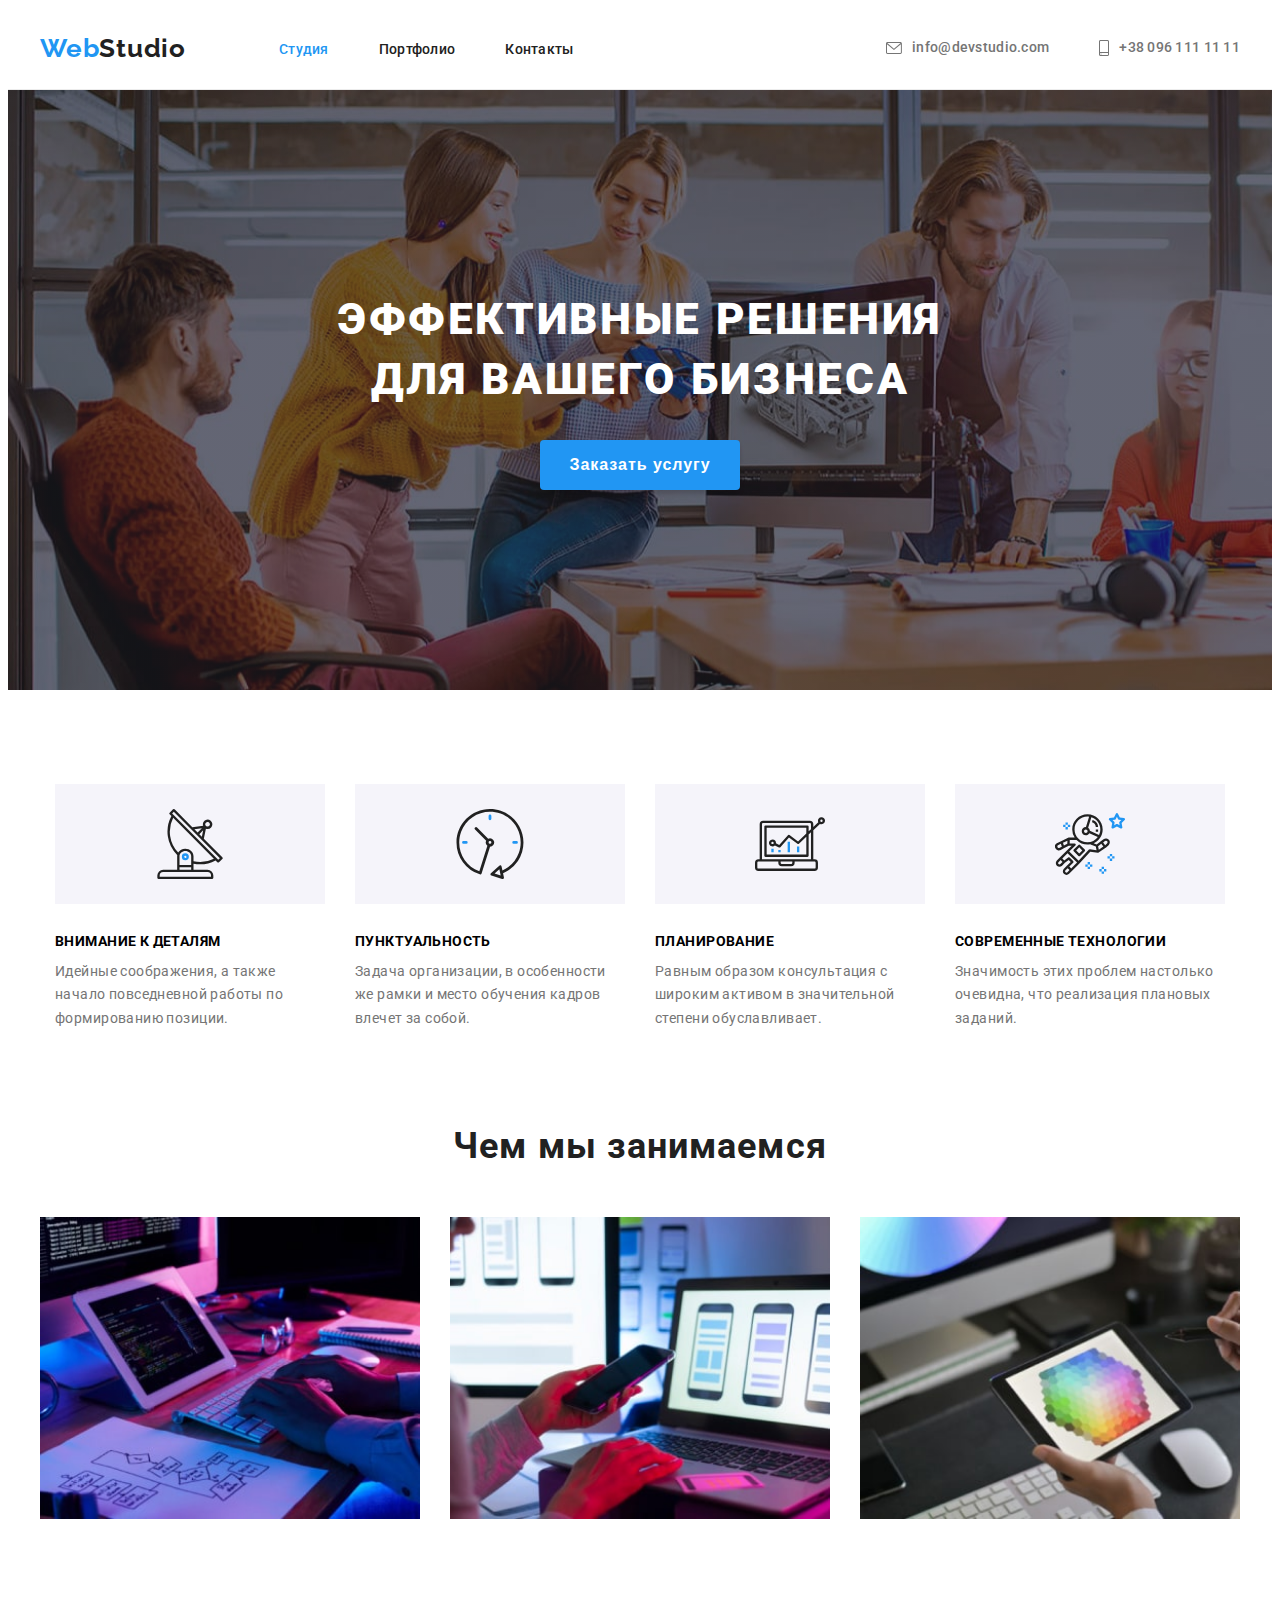
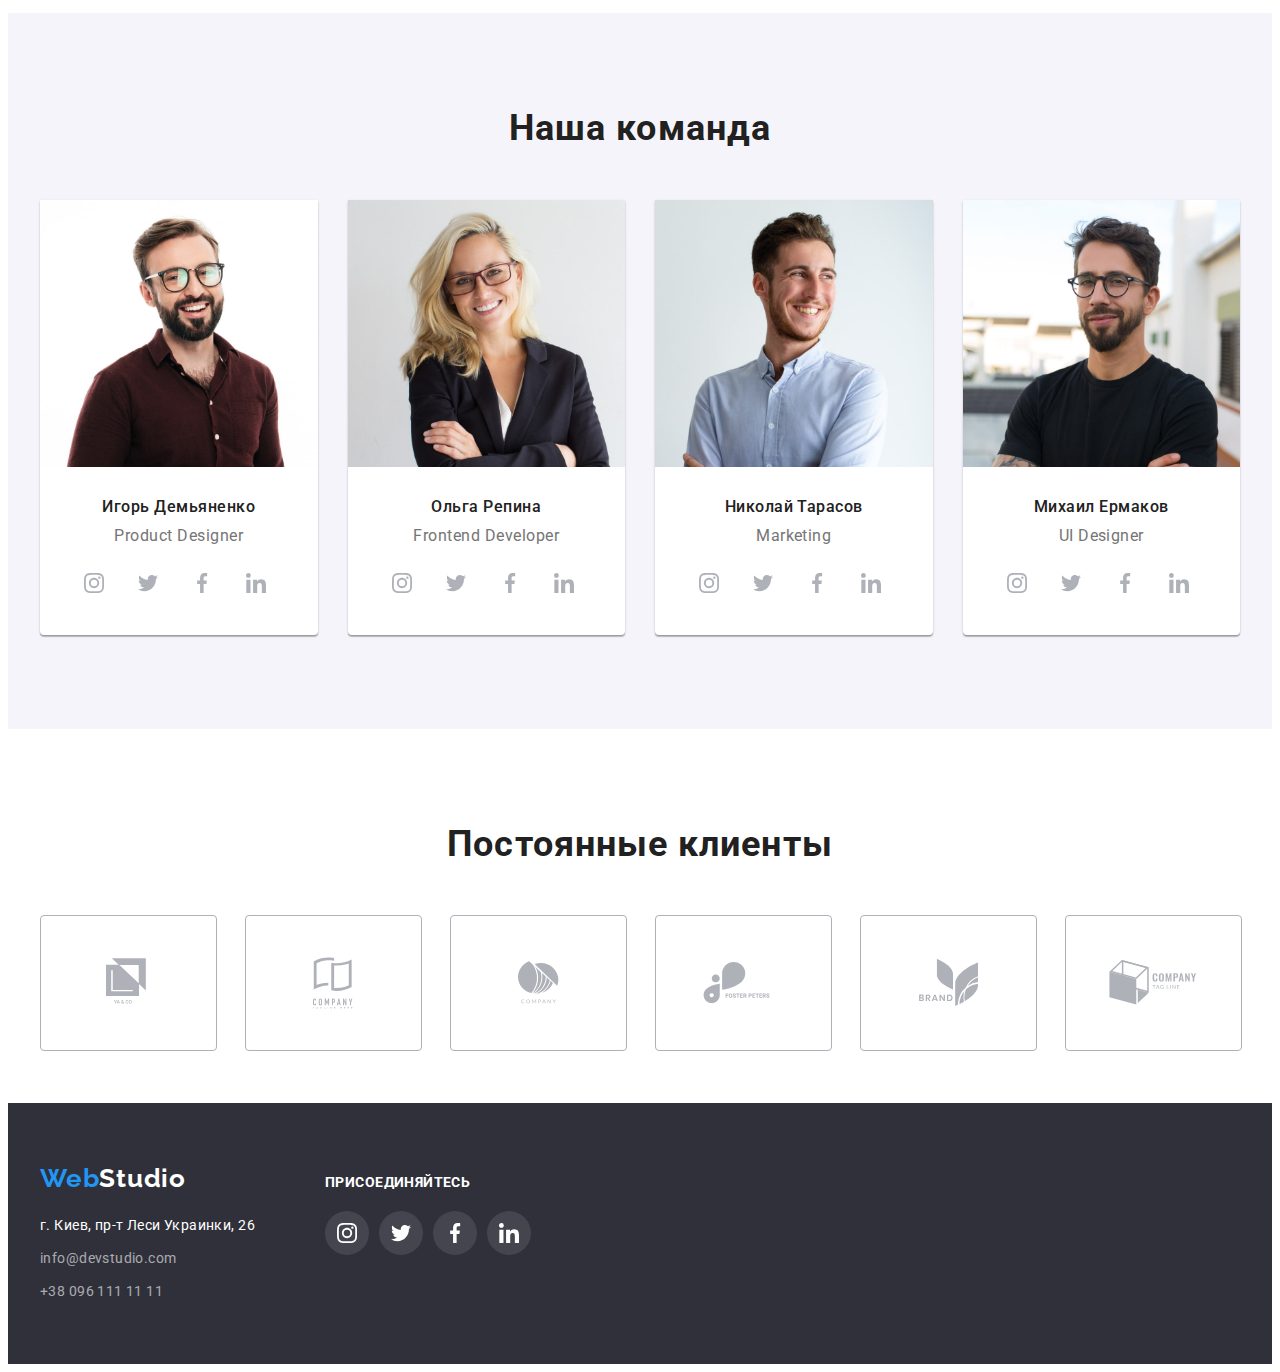
<file: index.html>
<!DOCTYPE html>
<html lang="en">
<head>
	<meta charset="UTF-8">
	<meta name="viewport" content="width=device-width, initial-scale=1.0">
	<title>Web Studio</title>
	<link rel="preconnect" href="https://fonts.gstatic.com">
	<link href="https://fonts.googleapis.com/css2?family=Raleway:wght@700&family=Roboto:wght@400;500;700;900&display=swap" rel="stylesheet">
	<link rel="stylesheet" href="https://cdnjs.cloudflare.com/ajax/libs/modern-normalize/1.0.0/modern-normalize.min.css" integrity="sha512-ISS7cAi1PEhQ8jnbJpJZMd29NlhNj4AWYyLOSp2CE/CsHxTCu+r+t0D2yoJudVrd0/8fTVPUVDzY5Tvli75u/g==" crossorigin="anonymous" />
	<link rel="stylesheet" href="css/style.css">
</head>
<body>
	<header>
		<div class="wrap header-wrap flex-container">
			<nav class="navigation">
				<a href="index.html" class="logo link"><span class="logo__first-part">Web</span>Studio</a>
				<ul class="navigation-list list">
					<li class="navigation-list__item">
						<a href="index.html" class="navigation-list__link link current">Студия</a> 
					</li>
					<li class="navigation-list__item">
						<a href="portfolio.html" class="navigation-list__link link">Портфолио</a> 
					</li>
					<li class="navigation-list__item">
						<a href="#" class="navigation-list__link link">Контакты</a> 
					</li>
				</ul>
			</nav>
			<ul class="header-contacts list">
				<li class="header-contacts__item">
					<a href="mailto:info@devstudio.com" class="header-contacts__link link">
						<svg class="header-contacts__icon" width="16px" height="12px">
							<use href="images/sprite.svg#icon-envelope"></use>
						</svg>
					info@devstudio.com</a>
				</li>
				<li class="header-contacts__item">
					<a href="tel:+380961111111" class="header-contacts__link link">
						<svg class="header-contacts__icon" width="10" height="16">
							<use href="images/sprite.svg#icon-smartphone"></use>
						</svg>
					 +38 096 111 11 11</a>
				</li>
			</ul>
		</div>
	</header>
	<section class="hero">
		<div class="hero-bg-wrap">
			<div class="wrap flex-container">
				<h1 class="hero__header">Эффективные решения для вашего бизнеса</h1>
				<button type="button" class="hero__button">Заказать услугу</button>
			</div>
		</div>
	</section>
	<main>
		<section class="principles">
			<div class="wrap">
				<h2 class="primary-header visually-hidden">Наши принципы</h2><!--скрытый заголовок-->
				<ul class="principles-list list flex-container">
					<li class="principles-list__item">
						<div class="principles-icon__container">
							<svg class="principles__icon" width="70" height="70">
								<use href="images/sprite.svg#icon-antenna"></use>
							</svg>
						</div>
						<h3 class="principles__secondary-header">Внимание к деталям</h3>
						<p class="principles__text">Идейные соображения, а также начало повседневной работы по формированию позиции.</p>
					</li>
					<li class="principles-list__item">
						<div class="principles-icon__container">
							<svg class="principles__icon" width="70" height="70">
								<use href="images/sprite.svg#icon-clock"></use>
							</svg>
						</div>
						<h3 class="principles__secondary-header">Пунктуальность</h3>
						<p class="principles__text">Задача организации, в особенности же рамки и место обучения кадров влечет за собой.</p>
					</li>
					<li class="principles-list__item">
						<div class="principles-icon__container">
							<svg class="principles__icon" width="70" height="70">
								<use href="images/sprite.svg#icon-diagram"></use>
							</svg>
						</div>
						<h3 class="principles__secondary-header">Планирование</h3>
						<p class="principles__text">Равным образом консультация с широким активом в значительной степени обуславливает.</p>
					</li>
					<li class="principles-list__item">
						<div class="principles-icon__container">
							<svg class="principles__icon" width="70" height="70">
								<use href="images/sprite.svg#icon-astronaut"></use>
							</svg>
						</div>
						<h3 class="principles__secondary-header">Современные технологии</h3>
						<p class="principles__text">Значимость этих проблем настолько очевидна, что реализация плановых заданий.</p>
					</li>
				</ul>
			</div>
		</section>
		<section class="about">
			<div class="wrap">
				<h2 class="primary-header">Чем мы занимаемся</h2>
				<ul class="img-list list flex-container">
					<li class="img-list__item"> 
						<img src="./images/index/img1.jpg" class="img-list__img" alt="coding">
					</li>
					<li class="img-list__item">
						<img src="./images/index/img2.jpg" class="img-list__img" alt="mobile development">
					</li>
					<li class="img-list__item">
						<img src="./images/index/img3.jpg" class="img-list__img" alt="tablet development">
					</li>
				</ul>
			</div>	
		</section>
		<section class="team">
			<div class="team-list-wrap wrap">
				<h2 class="primary-header">Наша команда</h2>
				<ul class="team-list list flex-container">
					<li class="team-list__item">
						<img src="./images/index/Igor.jpg" class="team-list__img" alt="man">
						<div class="team-list__wrapper">
							<h3 class="team-list__header">Игорь Демьяненко</h3>
							<p class="team-list__text">Product Designer</p>
							<ul class="team__social-container list">
								<li class="social-container__item">
									<a href="#" class="social-container__link link">
										<svg class="social-container__icon" width="20" height="20">
											<use href="images/sprite.svg#icon-instagram"></use>
										</svg>
									</a>
								</li>
								<li class="social-container__item">
									<a href="#" class="social-container__link link">
										<svg class="social-container__icon" width="20" height="20">
											<use href="images/sprite.svg#icon-twitter"></use>
										</svg>
									</a>
								</li>
								<li class="social-container__item">
									<a href="#" class="social-container__link link">
										<svg class="social-container__icon" width="20" height="20">
											<use href="images/sprite.svg#icon-facebook"></use>
										</svg>
									</a>
								</li>
								<li class="social-container__item">
									<a href="#" class="social-container__link link">
										<svg class="social-container__icon" width="20" height="20">
											<use href="images/sprite.svg#icon-linkedin"></use>
										</svg>
									</a>
								</li>
							</ul>
						</div>
					</li>
					<li class="team-list__item">
						<img src="./images/index/Olga.jpg" class="team-list__img" alt="woman">
						<div class="team-list__wrapper">
							<h3 class="team-list__header">Ольга Репина</h3>
							<p class="team-list__text">Frontend Developer</p>
							<ul class="team__social-container list">
								<li class="social-container__item">
									<a href="#" class="social-container__link link">
										<svg class="social-container__icon" width="20" height="20">
											<use href="images/sprite.svg#icon-instagram"></use>
										</svg>
									</a>
								</li>
								<li class="social-container__item">
									<a href="#" class="social-container__link link">
										<svg class="social-container__icon" width="20" height="20">
											<use href="images/sprite.svg#icon-twitter"></use>
										</svg>
									</a>
								</li>
								<li class="social-container__item">
									<a href="#" class="social-container__link link">
										<svg class="social-container__icon" width="20" height="20">
											<use href="images/sprite.svg#icon-facebook"></use>
										</svg>
									</a>
								</li>
								<li class="social-container__item">
									<a href="#" class="social-container__link link">
										<svg class="social-container__icon" width="20" height="20">
											<use href="images/sprite.svg#icon-linkedin"></use>
										</svg>
									</a>
								</li>
							</ul>
						</div>
					</li>
					<li class="team-list__item">
						<img src="./images/index/Nikolai.jpg" class="team-list__img" alt="man">
						<div class="team-list__wrapper">
							<h3 class="team-list__header">Николай Тарасов</h3>
							<p class="team-list__text">Marketing</p>
							<ul class="team__social-container list">
								<li class="social-container__item">
									<a href="#" class="social-container__link link">
										<svg class="social-container__icon" width="20" height="20">
											<use href="images/sprite.svg#icon-instagram"></use>
										</svg>
									</a>
								</li>
								<li class="social-container__item">
									<a href="#" class="social-container__link link">
										<svg class="social-container__icon" width="20" height="20">
											<use href="images/sprite.svg#icon-twitter"></use>
										</svg>
									</a>
								</li>
								<li class="social-container__item">
									<a href="#" class="social-container__link link">
										<svg class="social-container__icon" width="20" height="20">
											<use href="images/sprite.svg#icon-facebook"></use>
										</svg>
									</a>
								</li>
								<li class="social-container__item">
									<a href="#" class="social-container__link link">
										<svg class="social-container__icon" width="20" height="20">
											<use href="images/sprite.svg#icon-linkedin"></use>
										</svg>
									</a>
								</li>
							</ul>
						</div>
					</li>
					<li class="team-list__item">
						<img src="./images/index/Mihail.jpg" class="team-list__img" alt="man">
						<div class="team-list__wrapper">
							<h3 class="team-list__header">Михаил Ермаков</h3>
							<p class="team-list__text">UI Designer</p>
							<ul class="team__social-container list">
								<li class="social-container__item">
									<a href="#" class="social-container__link link">
										<svg class="social-container__icon" width="20" height="20">
											<use href="images/sprite.svg#icon-instagram"></use>
										</svg>
									</a>
								</li>
								<li class="social-container__item">
									<a href="#" class="social-container__link link">
										<svg class="social-container__icon" width="20" height="20">
											<use href="images/sprite.svg#icon-twitter"></use>
										</svg>
									</a>
								</li>
								<li class="social-container__item">
									<a href="#" class="social-container__link link">
										<svg class="social-container__icon" width="20" height="20">
											<use href="images/sprite.svg#icon-facebook"></use>
										</svg>
									</a>
								</li>
								<li class="social-container__item">
									<a href="#" class="social-container__link link">
										<svg class="social-container__icon" width="20" height="20">
											<use href="images/sprite.svg#icon-linkedin"></use>
										</svg>
									</a>
								</li>
							</ul>
						</div>
					</li>
				</ul>
			</div>
		</section>
		<section class="clients">
			<div class="wrap">
				<h2 class="primary-header">Постоянные клиенты</h2>
				<ul class="clients-list list flex-container">
					<li class="clients-list__item">
						<a href="#" class="clients-list__link link">
							<svg class="clients-list__icon" width="44" height="49">
								<use href="images/sprite.svg#icon-logo-1"></use>
							</svg>
						</a>
					</li>
					<li class="clients-list__item">
						<a href="#" class="clients-list__link link">
							<svg class="clients-list__icon" width="40" height="52">
								<use href="images/sprite.svg#icon-logo-2"></use>
							</svg>
						</a>
					</li>
					<li class="clients-list__item">
						<a href="#" class="clients-list__link link">
							<svg class="clients-list__icon" width="41" height="43">
								<use href="images/sprite.svg#icon-logo-3"></use>
							</svg>
						</a>
					</li>
					<li class="clients-list__item">
						<a href="#" class="clients-list__link link">
							<svg class="clients-list__icon" width="80" height="42">
								<use href="images/sprite.svg#icon-logo-4"></use>
							</svg>
						</a>
					</li>
					<li class="clients-list__item">
						<a href="#" class="clients-list__link link">
							<svg class="clients-list__icon" width="59" height="47">
								<use href="images/sprite.svg#icon-logo-5"></use>
							</svg>
						</a>
					</li>
					<li class="clients-list__item">
						<a href="#" class="clients-list__link link">
							<svg class="clients-list__icon" width="88" height="45">
								<use href="images/sprite.svg#icon-logo-6"></use>
							</svg>
						</a>
					</li>
				</ul>
			</div>
		</section>
	</main>
	<footer>
		<div class="wrap footer-container">
			<div class="footer__left-part">
				<a href="index.html" class="logo logo-bottom link"><span class="logo__first-part">Web</span>Studio</a>
				<address>
					<ul class="address-list list">
						<li class="address-list__item">
							<a href="https://goo.gl/maps/cHCvmtt4Cjto5mqM6" class="address-list__link link addr" target="_blank" rel="noopener noreffer">г. Киев, пр-т Леси Украинки, 26</a>
						</li>
						<li class="address-list__item">
							<a href="mailto:info@devstudio.com" class="address-list__link link">info@devstudio.com</a>
						</li>
						<li class="address-list__item">
							<a href="tel:+380961111111" class="address-list__link link"> +38 096 111 11 11</a>
						</li>
					</ul>
				</address>
			</div>
			<div class="footer__right-part">
				<h4 class="right-part__header">Присоединяйтесь</h4>
				<ul class="footer__social-container list">
					<li class="social-container__item">
						<a href="#" class="social-container__link link">
							<svg class="social-container__icon" width="20" height="20">
								<use href="images/sprite.svg#icon-instagram"></use>
							</svg>
						</a>
					</li>
					<li class="social-container__item">
						<a href="#" class="social-container__link link">
							<svg class="social-container__icon" width="20" height="20">
								<use href="images/sprite.svg#icon-twitter"></use>
							</svg>
						</a>
					</li>
					<li class="social-container__item">
						<a href="#" class="social-container__link link">
							<svg class="social-container__icon" width="20" height="20">
								<use href="images/sprite.svg#icon-facebook"></use>
							</svg>
						</a>
					</li>
					<li class="social-container__item">
						<a href="#" class="social-container__link link">
							<svg class="social-container__icon" width="20" height="20">
								<use href="images/sprite.svg#icon-linkedin"></use>
							</svg>
						</a>
					</li>
				</ul>
			</div>
		</div>
	</footer>
</body>
</html>
</file>
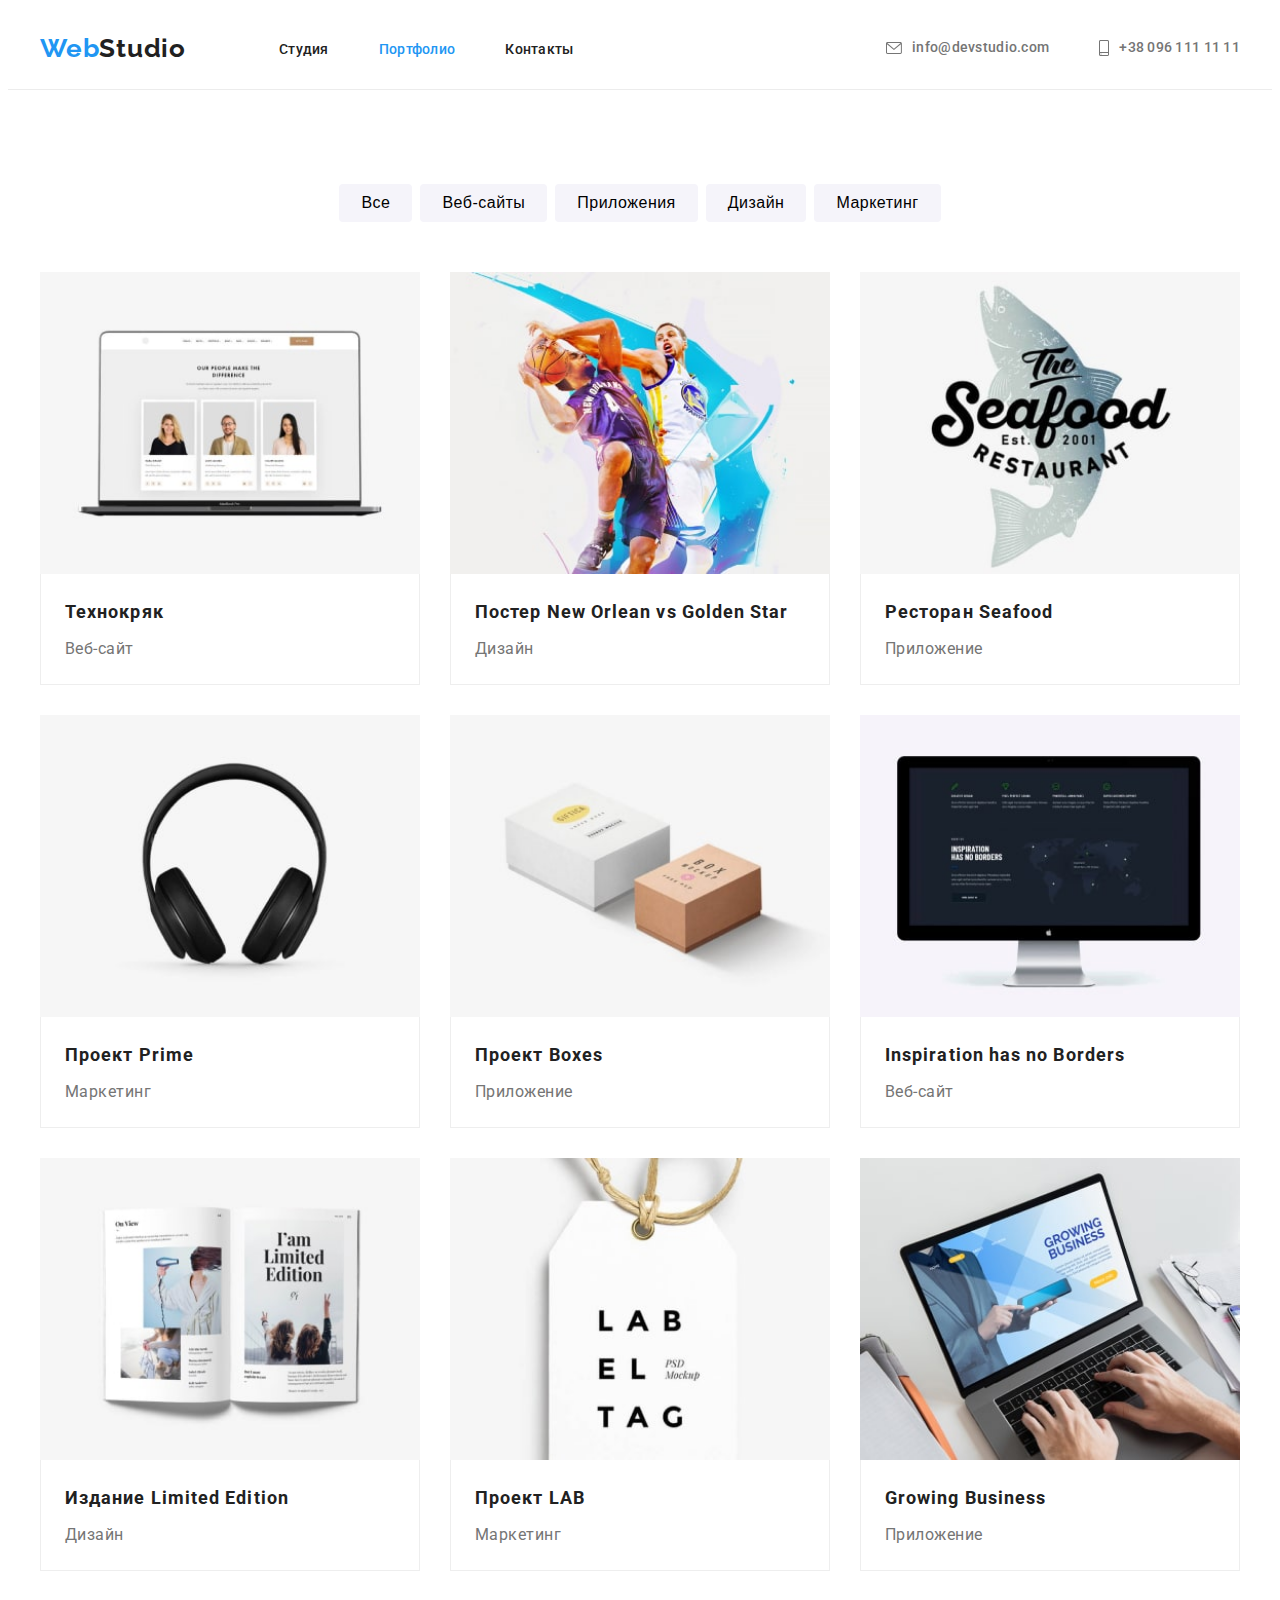
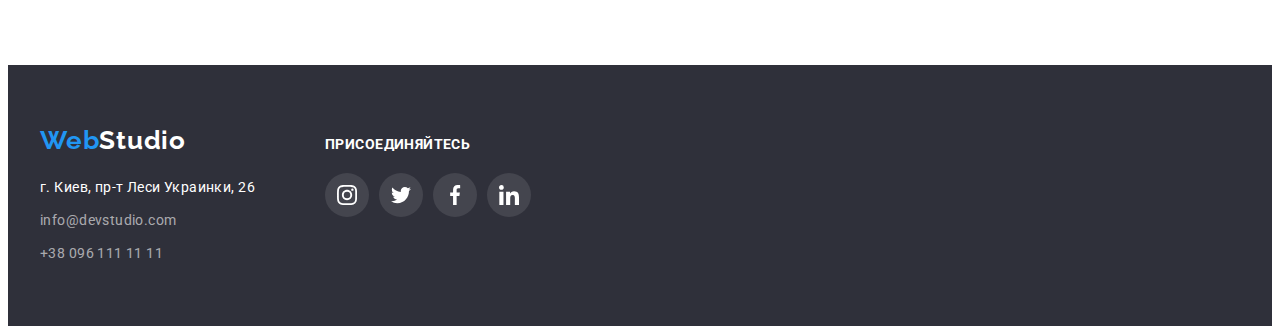
<file: portfolio.html>
<!DOCTYPE html>
<html lang="en">
<head>
	<meta charset="UTF-8">
	<meta name="viewport" content="width=device-width, initial-scale=1.0">
	<title>Web Studio-Portfolio</title>
	<link rel="preconnect" href="https://fonts.gstatic.com">
	<link href="https://fonts.googleapis.com/css2?family=Raleway:wght@700&family=Roboto:wght@400;500;700;900&display=swap" rel="stylesheet">
	<link rel="stylesheet" href="https://cdnjs.cloudflare.com/ajax/libs/modern-normalize/1.0.0/modern-normalize.min.css" integrity="sha512-ISS7cAi1PEhQ8jnbJpJZMd29NlhNj4AWYyLOSp2CE/CsHxTCu+r+t0D2yoJudVrd0/8fTVPUVDzY5Tvli75u/g==" crossorigin="anonymous" />
	<link rel="stylesheet" href="css/style.css">
</head>
<body>
	<header>
		<div class="wrap header-wrap flex-container">
			<nav class="navigation">
				<a href="index.html" class="logo link"><span class="logo__first-part">Web</span>Studio</a>
				<ul class="navigation-list list">
					<li class="navigation-list__item">
						<a href="index.html" class="navigation-list__link link">Студия</a> 
					</li>
					<li class="navigation-list__item">
						<a href="portfolio.html" class="navigation-list__link link current">Портфолио</a> 
					</li>
					<li class="navigation-list__item">
						<a href="#" class="navigation-list__link link">Контакты</a> 
					</li>
				</ul>
			</nav>
			<ul class="header-contacts list">
				<li class="header-contacts__item">
					<a href="mailto:info@devstudio.com" class="header-contacts__link link">
						<svg class="header-contacts__icon" width="16px" height="12px">
							<use href="images/sprite.svg#icon-envelope"></use>
						</svg>
					info@devstudio.com</a>
				</li>
				<li class="header-contacts__item">
					<a href="tel:+380961111111" class="header-contacts__link link">
						<svg class="header-contacts__icon" width="10" height="16">
							<use href="images/sprite.svg#icon-smartphone"></use>
						</svg>
					 +38 096 111 11 11</a>
				</li>
			</ul>
		</div>
	</header>
	<main>
		<section class="projects">
			<div class="wrap">
				<h1 class="visually-hidden">Наши проекты</h1><!--скрытый заголовок-->
				<ul class="filter-list list flex-container">
					<li class="filter-list__item">
						<button type="button" class="filter-list__button">Все</button>
					</li>
					<li class="filter-list__item">
						<button type="button" class="filter-list__button">Веб-сайты</button>
					</li>
					<li class="filter-list__item">
						<button type="button" class="filter-list__button">Приложения</button>
					</li>
					<li class="filter-list__item">
						<button type="button" class="filter-list__button">Дизайн</button>
					</li>
					<li class="filter-list__item">
						<button type="button" class="filter-list__button">Маркетинг</button>
					</li>
				</ul>
				<ul class="projects-list list flex-container">
					<li class="projects-list__item">
						<a href="#" class="projects-list__link link">
							<img src="./images/portfolio/img1.jpg" alt="laptop">
							<div class="projects__wrapper">
								<h2 class="projects-list__header">Технокряк</h2>
								<p class="projects-list__text">Веб-сайт</p>
							</div>
						</a>
					</li>
					<li class="projects-list__item">
						<a href="#" class="projects-list__link link">
							<img src="./images/portfolio/img2.jpg" alt="basketball">
							<div class="projects__wrapper">
								<h2 class="projects-list__header">Постер New Orlean vs Golden Star</h2>
								<p class="projects-list__text">Дизайн</p>
							</div>
						</a>
					</li>
					<li class="projects-list__item">
						<a href="#" class="projects-list__link link">
							<img src="./images/portfolio/img3.jpg" alt="restaurant_logo">
							<div class="projects__wrapper">
								<h2 class="projects-list__header">Ресторан Seafood</h2>
								<p class="projects-list__text">Приложение</p>
							</div>
						</a>
					</li>
					<li class="projects-list__item">
						<a href="#" class="projects-list__link link">
							<img src="./images/portfolio/img4.jpg" alt="headphones">
							<div class="projects__wrapper">
								<h2 class="projects-list__header">Проект Prime</h2>
								<p class="projects-list__text">Маркетинг</p>
							</div>
						</a>
					</li>
					<li class="projects-list__item">
						<a href="#" class="projects-list__link link">
							<img src="./images/portfolio/img5.jpg" alt="boxes">
							<div class="projects__wrapper">
								<h2 class="projects-list__header">Проект Boxes</h2>
								<p class="projects-list__text">Приложение</p>
							</div>
						</a>
					</li>
					<li class="projects-list__item">
						<a href="#" class="projects-list__link link">
							<img src="./images/portfolio/img6.jpg" alt="monitor">
							<div class="projects__wrapper">
								<h2 class="projects-list__header">Inspiration has no Borders</h2>
								<p class="projects-list__text">Веб-сайт</p>
							</div>
						</a>
					</li>
					<li class="projects-list__item">
						<a href="#" class="projects-list__link link">
							<img src="./images/portfolio/img7.jpg" alt="book">
							<div class="projects__wrapper">
								<h2 class="projects-list__header">Издание Limited Edition</h2>
								<p class="projects-list__text">Дизайн</p>
							</div>
						</a>
					</li>
					<li class="projects-list__item">
						<a href="#" class="projects-list__link link">
							<img src="./images/portfolio/img8.jpg" alt="label">
							<div class="projects__wrapper">
								<h2 class="projects-list__header">Проект LAB</h2>
								<p class="projects-list__text">Маркетинг</p>
							</div>
						</a>
					</li>
					<li class="projects-list__item">
						<a href="#" class="projects-list__link link">
							<img src="./images/portfolio/img9.jpg" alt="laptop">
							<div class="projects__wrapper">
								<h2 class="projects-list__header">Growing Business</h2>
								<p class="projects-list__text">Приложение</p>
							</div>
						</a>
					</li>
				</ul>
			</div>
		</section>
	</main>
	<footer>
		<div class="wrap footer-container">
			<div class="footer__left-part">
				<a href="index.html" class="logo logo-bottom link"><span class="logo__first-part">Web</span>Studio</a>
				<address>
					<ul class="address-list list">
						<li class="address-list__item">
							<a href="https://goo.gl/maps/cHCvmtt4Cjto5mqM6" class="address-list__link link addr" target="_blank" rel="noopener noreffer">г. Киев, пр-т Леси Украинки, 26</a>
						</li>
						<li class="address-list__item">
							<a href="mailto:info@devstudio.com" class="address-list__link link">info@devstudio.com</a>
						</li>
						<li class="address-list__item">
							<a href="tel:+380961111111" class="address-list__link link"> +38 096 111 11 11</a>
						</li>
					</ul>
				</address>
			</div>
			<div class="footer__right-part">
				<h4 class="right-part__header">Присоединяйтесь</h4>
				<ul class="footer__social-container list">
					<li class="social-container__item">
						<a href="#" class="social-container__link link">
							<svg class="social-container__icon" width="20" height="20">
								<use href="images/sprite.svg#icon-instagram"></use>
							</svg>
						</a>
					</li>
					<li class="social-container__item">
						<a href="#" class="social-container__link link">
							<svg class="social-container__icon" width="20" height="20">
								<use href="images/sprite.svg#icon-twitter"></use>
							</svg>
						</a>
					</li>
					<li class="social-container__item">
						<a href="#" class="social-container__link link">
							<svg class="social-container__icon" width="20" height="20">
								<use href="images/sprite.svg#icon-facebook"></use>
							</svg>
						</a>
					</li>
					<li class="social-container__item">
						<a href="#" class="social-container__link link">
							<svg class="social-container__icon" width="20" height="20">
								<use href="images/sprite.svg#icon-linkedin"></use>
							</svg>
						</a>
					</li>
				</ul>
			</div>
		</div>
	</footer>
</body>
</html>
</file>
<file: css/style.css>
:root{
	--main-font: 'Roboto', sans-serif;
	--secondary-font: 'Raleway', sans-serif;
	--accent-color: #2196F3;
	--main-text-color: #212121;
	--secondary-text-color: #757575;
;
}

h1,
h2,
h3,
h4,
h5,
p{
	margin: 0;
}

ul,
li{
	margin: 0;
	padding: 0;
}

img{
	display: block;
	width: 100%;
}

body{
	font-family: var(--main-font);
}

.list{
	list-style-type: none;
}

address{
	font-style: normal;
}

.link{
	text-decoration: none;
	color: var(--main-text-color);
}

.primary-header{
	font-weight: 700;
	font-size: 36px;
	line-height: 1.17;
	text-align: center;
	letter-spacing: 0.03em;
	color: var(--main-text-color); 
	margin-bottom: 50px;
}

.wrap{
	width: 1200px;
	margin: 0 auto;
	padding: 0 15px;
}

.flex-container{
	display: flex;
}

.visually-hidden {
  position: absolute;
  width: 1px;
  height: 1px;
  margin: -1px;
  border: 0;
  padding: 0;
  white-space: nowrap;
  clip-path: inset(100%);
  clip: rect(0 0 0 0);
  overflow: hidden;
}

/*============HEADER============*/

.header-wrap{
	padding-top: 25px;
	padding-bottom: 25px;
}

.logo{
	font-family: Raleway;
	font-style: normal;
	font-weight: bold;
	font-size: 26px;
	line-height: 1.19;
	letter-spacing: 0.03em;
	color: var(--main-text-color);
	margin: 0 93px 0 0;
}

.logo__first-part{
	color: var(--accent-color);
}

.navigation{
	display: flex;
	align-items: center;
}

.navigation-list{
	display: flex;
	align-items: center;
}

.navigation-list__item:not(:last-child){
	margin: 0 50px 0 0;
}

.header-contacts{
	display: flex;
	align-items: center;
	margin-left: auto;
}

.navigation-list__link{
	font-weight: 500;
	font-size: 14px;
	line-height: 1.14;
	letter-spacing: 0.02em;
}

.current{
	color: var(--accent-color);
}

.header-contacts__item:not(:last-child){
	margin: 0 50px 0 0;
}

.header-contacts__link{
	display: flex;
	align-items: center;
	font-weight: 500;
	font-size: 14px;
	line-height: 1.14;
	letter-spacing: 0.02em;
	color: var(--secondary-text-color);
}

.header-contacts__icon{
	fill: currentColor;
	margin-right: 10px;
}

.navigation-list__link:hover,
.navigation-list__link:focus,
.header-contacts__link:hover,
.header-contacts__link:focus{
	color: var(--accent-color);
}

/*============END HEADER============*/


/*============HERO============*/

.hero{
	width: 100%;
}

.hero-bg-wrap{
	max-width: 1600px;
	margin: 0 auto;
	background-image: linear-gradient(180deg, rgba(47,48,58,0.4) 0%, rgba(47,48,58,0.4) 100%), url(../images/hero-bg.jpg);
}

.hero-bg-wrap .flex-container{
	flex-direction: column;
	align-items: center;
	justify-content: center;
	padding-top: 200px;
	padding-bottom: 200px;
}

.hero__header{
	font-weight: 900;
	font-size: 44px;
	line-height: 1.36;
	text-align: center;
	letter-spacing: 0.06em;
	text-transform: uppercase;
	color: #FFFFFF;
	width: 696px;
	margin-bottom: 30px;
}

.hero__button{
	background: var(--accent-color);
	font-weight: 700;
	font-size: 16px;
	line-height: 1.88;
	width: 200px;
	height: 50px;
	border: none;
	border-radius: 4px;
	color: #FFFFFF;
	text-align: center;
	letter-spacing: 0.06em;
	box-shadow: 0px 4px 4px rgba(0, 0, 0, 0.15);
}

.hero-wrap{
}

.hero__button:hover,
.hero__button:focus{
	background: #188CE8;
	cursor: pointer;
}

/*============END HERO============*/

/*============PRINCIPLES============*/

.principles{
	padding-top: 94px;
	padding-bottom: 94px;
}

.principles__header{
	visibility: hidden;
	position: absolute;
}

.principles-icon__container{
	display: flex;
	align-items: center;
	justify-content: center;
	padding: 25px;
	margin-bottom: 30px;
	background: #F5F4FA;
}

.principles__secondary-header{
	font-weight: 700;
	font-size: 14px;
	line-height: 1.14;
	letter-spacing: 0.03em;
	text-transform: uppercase;
	margin-bottom: 10px;
}

.principles__text{
	font-size: 14px;
	line-height: 1.71;
	letter-spacing: 0.03em;
	color: var(--secondary-text-color);
}

.principles-list__item{
	width: 270px;
}

.principles-list__item:not(:last-child){
	margin-right: 30px;
}

.principles-list{
	justify-content: center;
}

/*============END PRINCIPLES============*/

/*============ABOUT============*/

.about{
	padding-bottom: 94px;
}

.img-list{
	flex-wrap: wrap;
	margin-left: -30px;
	margin-top: -30px;
}

.img-list__item{
	margin-left: 30px;
	margin-top: 30px;
	flex-basis: calc(100% / 3 - 30px);
}


/*============END ABOUT============*/

/*============TEAM============*/

.team{
	background: #F5F4FA;
	padding-top: 94px;
	padding-bottom: 94px;
}

.team-list{
	margin-left: -30px;
	margin-top: -30px;
	flex-wrap: wrap;
}

.team-list__item{
	background: #FFFFFF;
	box-shadow: 0px 1px 3px rgba(0, 0, 0, 0.12), 0px 1px 1px rgba(0, 0, 0, 0.14), 0px 2px 1px rgba(0, 0, 0, 0.2);
	border-radius: 0px 0px 4px 4px;
	margin-left: 30px;
	margin-top: 30px;
	flex-basis: calc(100% / 4 - 30px);
}

.team__social-container{
	display: flex;
}

.team-list__wrapper{
	padding: 30px 32px;
}

.team-list__header{
	font-weight: 500;
	font-size: 16px;
	line-height: 1.19;
	text-align: center;
	letter-spacing: 0.03em;
	color: var(--main-text-color);
	margin-bottom: 10px;
}

.team-list__text{
	font-size: 16px;
	line-height: 1.19;
	margin-bottom: 16px;
	text-align: center;
	letter-spacing: 0.03em;
	color: var(--secondary-text-color);
}

.social-container__icon{
	fill: currentColor;
}

.social-container__link{
	width: 44px;
	height: 44px;
	color: #AFB1B8;
	border-radius: 50%;
	overflow: hidden;
	display: flex;
    align-items: center;
    justify-content: center;
}

.social-container__link:hover,
.social-container__link:focus{
	color: #fff;
	background: var(--accent-color);
}

.social-container__item:not(:last-child){
	margin-right: 10px;
}


/*============END TEAM============*/

/*============CLIENTS============*/

.clients{
	padding-top: 94px;
	padding-bottom: 94px;
}

.clients-list__icon{
	fill: currentColor;
}

.clients-list{
	margin-left: -30px;
}

.clients-list__link{
	width: 100%;
	height: 100%;
	padding: 20px 0;
	display: flex;
    align-items: center;
    justify-content: center;
    color: #AFB1B8;
    outline: none;
    border: 1px solid #AFB1B8;
    border-radius: 4px;
}

.clients-list__link:hover,
.clients-list__link:focus{
	color: var(--accent-color);
	border: 1px solid var(--accent-color);
}

.clients-list__item{
	margin-left: 30px;
    flex-basis: calc(100% / 6 - 30px);
}

/*============END CLIENTS============*/

/*============FOOTER============*/

footer{
	background-color: #2F303A;
	padding: 60px 0;
}

.footer-wrap{
	width: 100%;
}

.logo-bottom{
	display: block;
	color: #FFFFFF;
	margin: 0 0 20px;
}

.address-list__link{
	font-size: 14px;
	line-height: 1.71;
	letter-spacing: 0.03em;
	color: rgba(255, 255, 255, 0.6);
}

.address-list__item:not(:last-child){
	margin-bottom: 9px;
}

.addr{
	color: #FFFFFF;
}

.footer-container{
	display: flex;
	align-items: baseline;
}

.footer__left-part{
	margin-right: 70px;
}

.right-part__header{
	font-weight: bold;
	font-size: 14px;
	line-height: 1.14;
	letter-spacing: 0.03em;
	text-transform: uppercase;
	color: #FFFFFF;
	margin-bottom: 20px;
}

.footer__social-container{
	display: flex;
}

footer .social-container__link{
	background: rgba(255, 255, 255, 0.1);
	color: #ffffff;
}
/*============END FOOTER============*/


/*============PORTFOLIO============*/

.projects{
	padding-top: 94px;
	padding-bottom: 94px;
}

.filter-list{
	justify-content: center;
	margin-bottom: 50px;
}

.filter-list__item:not(:last-child){
	margin-right: 8px;
}

.filter-list__button{
	height: 38px;
	border-radius: 4px;
	border: none;
	background: #F5F4FA;
	font-weight: 500;
	font-size: 16px;
	line-height: 1.62;
	text-align: center;
	letter-spacing: 0.03em;
	cursor: pointer;
	padding: 6px 22px;
}

.filter-list__button:hover,
.filter-list__button:focus{
	background: var(--accent-color);
	box-shadow: 0px 3px 1px rgba(0, 0, 0, 0.1), 0px 1px 2px rgba(0, 0, 0, 0.08), 0px 2px 2px rgba(0, 0, 0, 0.12);
	color: #FFFFFF;
}

.projects-list{
	margin-top: -30px;
	margin-left: -30px;
	flex-wrap: wrap;
}

.projects-list__item{
	margin-top: 30px;
	margin-left: 30px;
	flex-basis: calc(100% / 3 - 30px);
}

.projects-list__link{
	display: block;
}

.projects-list__link:focus,
.projects-list__link:hover{
	outline: none;
	box-shadow: 0px 1px 1px rgba(0, 0, 0, 0.12), 0px 4px 4px rgba(0, 0, 0, 0.06), 1px 4px 6px rgba(0, 0, 0, 0.16);
}

.projects__wrapper{
	padding: 20px 24px;
	border: 1px solid #EEEEEE;
	border-top: none;
}

.projects-list__header{
	font-weight: 700;
	font-size: 18px;
	line-height: 2;
	letter-spacing: 0.06em;
	color: var(--main-text-color);
	margin-bottom: 4px;
}

.projects-list__text{
	font-size: 16px;
	line-height: 1.88;
	letter-spacing: 0.03em;
	color: var(--secondary-text-color);
}

header::after{
	content: '';
	display: block;
	border-bottom: 1px solid #ECECEC;
}


/*============END PORTFOLIO============*/
</file>
